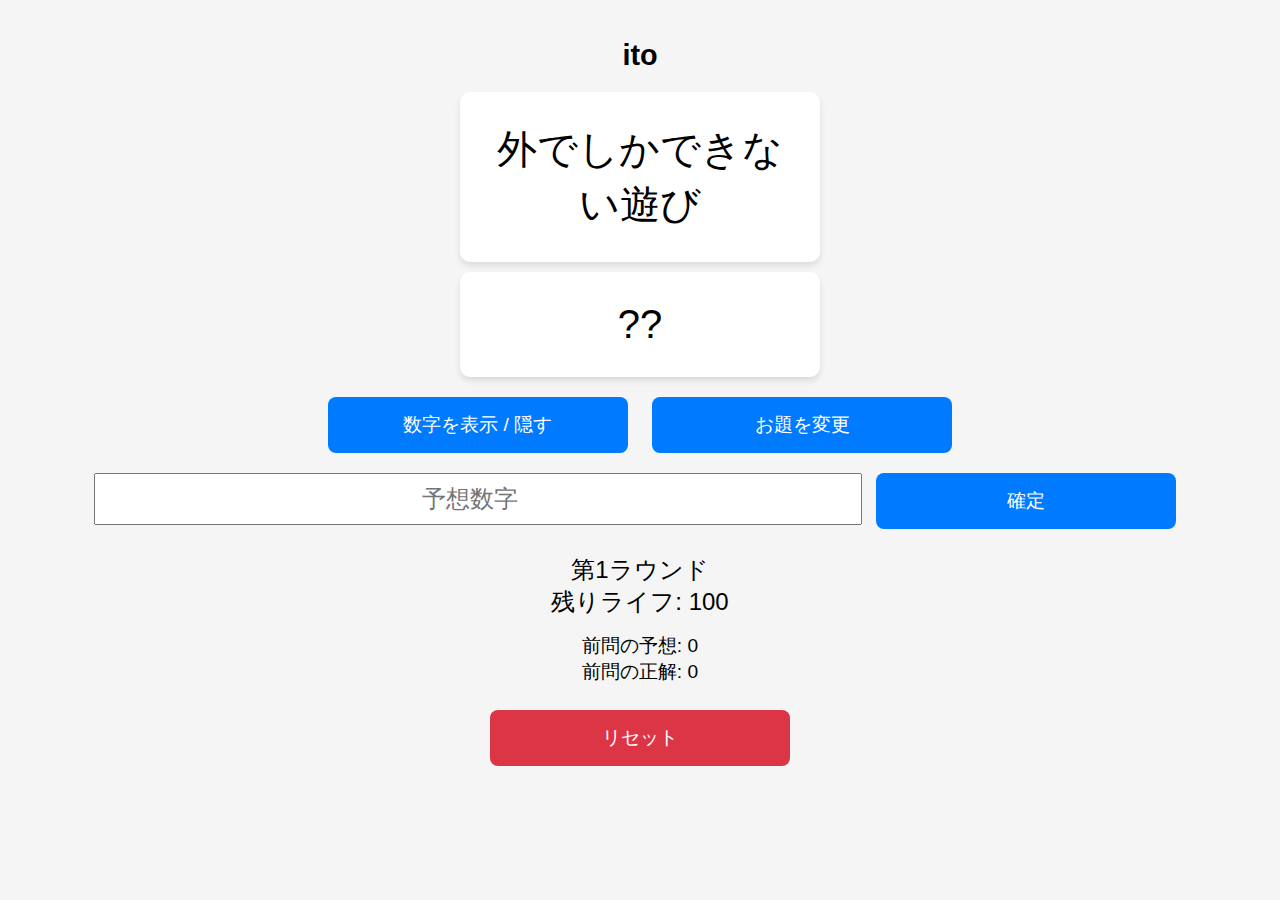
<file: index.html>
<!DOCTYPE html>
<html lang="ja">
<head>
<meta charset="UTF-8">
<meta name="viewport" content="width=device-width, initial-scale=1.0">
<title>ito</title>
<style>
    body {
        font-family: sans-serif;
        text-align: center;
        background: #f5f5f5;
        margin: 0;
        padding: 20px;
    }
    h1 {
        font-size: 1.8rem;
        margin-bottom: 20px;
    }
    .card {
        font-size: 2.5rem;
        background: white;
        padding: 30px;
        margin: 10px auto;
        width: 80%;
        max-width: 300px;
        border-radius: 10px;
        box-shadow: 0 4px 6px rgba(0,0,0,0.1);
    }
    button {
        font-size: 1.2rem;
        padding: 15px 25px;
        margin: 10px;
        border: none;
        border-radius: 8px;
        background: #007bff;
        color: white;
        cursor: pointer;
        width: 80%;
        max-width: 300px;
    }
    button:active {
        background: #0056b3;
    }
    input[type="number"] {
        font-size: 1.5rem;
        padding: 10px;
        width: 60%;
        margin-top: 10px;
        text-align: center;
    }
    .info {
        font-size: 1.5rem;
        margin: 15px 0;
    }
    .pre {
        font-size: 1.2rem;
        margin: 15px 0;
    }
</style>
</head>
<body>

<h1>ito</h1>

<div class="card" id="topic">読み込み中...</div>
<div class="card" id="number">??</div>

<button id="toggleNumber">数字を表示 / 隠す</button>
<button id="changeTopic">お題を変更</button>

<div>
    <input type="number" id="guess" placeholder="予想数字" min="0" max="100">
    <button id="submitGuess">確定</button>
</div>

<div class="info">
    <div>第<span id="round">1</span>ラウンド</div>
    <div>残りライフ: <span id="score">100</span></div>
</div>

<div class="pre">
    <div>前問の予想: <span id="preAnswer">0</span></div>
    <div>前問の正解: <span id="preNumber">0</span></div> 
</div>

<button id="resetGame" style="background:#dc3545;">リセット</button>

<script>
let topics = [];
let currentNumber = 0;
let preNumber = 0;
let preAnswer = 0;
let isNumberHidden = true;
let round = 1;
let score = 100;

// JSONからお題読み込み
fetch("topics.json")
    .then(res => res.json())
    .then(data => {
        topics = data;
        setNewTopicAndNumber();
    });

function setNewTopicAndNumber() {
    const randomTopic = topics[Math.floor(Math.random() * topics.length)];
    currentNumber = Math.floor(Math.random() * 101);
    document.getElementById("topic").textContent = randomTopic;
    isNumberHidden = true;
    updateNumberDisplay();
}

function updateNumberDisplay() {
    document.getElementById("number").textContent = isNumberHidden ? "??" : currentNumber;
}

// 数字カードの裏表切り替え
document.getElementById("toggleNumber").addEventListener("click", () => {
    isNumberHidden = !isNumberHidden;
    updateNumberDisplay();
});

// お題変更ボタン
document.getElementById("changeTopic").addEventListener("click", () => {
    setNewTopicAndNumber();
});

// 確定ボタン
document.getElementById("submitGuess").addEventListener("click", () => {
    const guessValue = parseInt(document.getElementById("guess").value, 10);
    if (isNaN(guessValue) || guessValue < 0 || guessValue > 100) {
        alert("0〜100の数字を入力してください");
        return;
    }
    const diff = Math.abs(currentNumber - guessValue);
    score -= diff;
    if (score < 0) score = 0;
    round++;
    preAnswer = guessValue;
    preNumber = currentNumber;
    document.getElementById("round").textContent = round;
    document.getElementById("score").textContent = score;
    document.getElementById("preAnswer").textContent = preAnswer;
    document.getElementById("preNumber").textContent = preNumber;
    document.getElementById("guess").value = "";
    setNewTopicAndNumber();
});

// リセットボタン
document.getElementById("resetGame").addEventListener("click", () => {
    round = 1;
    score = 100;
    preAnswer = 0;
    preNumber = 0;
    document.getElementById("round").textContent = round;
    document.getElementById("score").textContent = score;
    document.getElementById("preAnswer").textContent = preAnswer;
    document.getElementById("preNumber").textContent = preNumber;
    setNewTopicAndNumber();
});
</script>

</body>
</html>
</file>
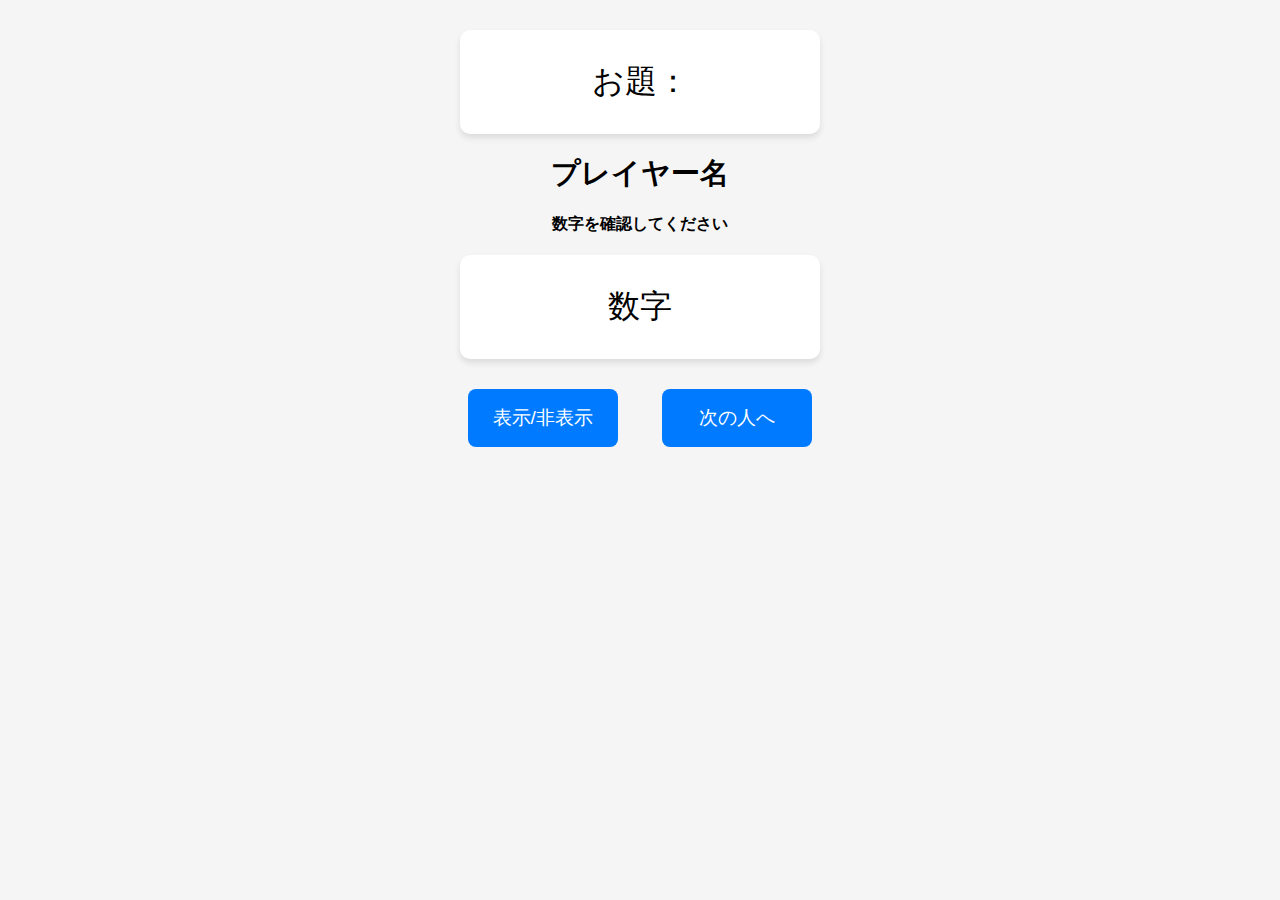
<file: assign_number.html>
<!DOCTYPE html>
<html lang="ja">
<head>
    <meta charset="UTF-8">
    <meta name="viewport" content="width=device-width, initial-scale=1.0">
    <title>assign_number</title>
    <link rel="stylesheet" href="./style.css">
</head>
<body>
    <div class="card" id="topic">お題：</div>
    <h1 id="player">プレイヤー名</h1>
    <h2>数字を確認してください</h2>
    <div class="card" id="number">数字</div>
    <button id="showHide">表示/非表示</button>
    <button id="nextPlayer">次の人へ</button>

<script>
    let topic = localStorage.getItem("topic");
    let players = JSON.parse(localStorage.getItem("players"));
    let everyNumber = new Array(players.length);
    let numberHidden = true;

    let index = 0;
    function generateRondomNumber(){
        let number;
        do{
            number = Math.floor(Math.random()*101);
        } while(everyNumber.includes(number));
        return number;
    }

    function updateNumberDisplay(number) {
        document.getElementById("number").textContent = numberHidden ? "??" : number;
    }

    function showPlayer(){
        if(index >= players.length){
            //全員おわったら次の画面へ遷移
            saveNumbers();
            location.href = "discussion.html";
            return;
        }
        
        document.getElementById("topic").textContent = "お題：" + topic;    //お題を表示
        document.getElementById("player").textContent = players[index] + "さん";    //プレイヤー名を表示

        if(!everyNumber[index]) {
            everyNumber[index] = generateRondomNumber();
        }

        updateNumberDisplay(everyNumber[index]);
    }

    function saveNumbers(){
        localStorage.setItem("numbers", JSON.stringify(everyNumber));
    }

    //初期表示
    showPlayer();

    //表示・非表示ボタンを押したら
    document.getElementById("showHide").addEventListener("click", () => {
        numberHidden = !numberHidden;
        updateNumberDisplay(everyNumber[index]);
    });

    //次の人へボタンを押したら
    document.getElementById("nextPlayer").addEventListener("click", () => {
        index++;
        numberHidden = true;
        if(index === players.length -1){
            document.getElementById("nextPlayer").textContent = "議論開始";
        }
        showPlayer();
    });
    
</script>
</body>
</html>
</file>
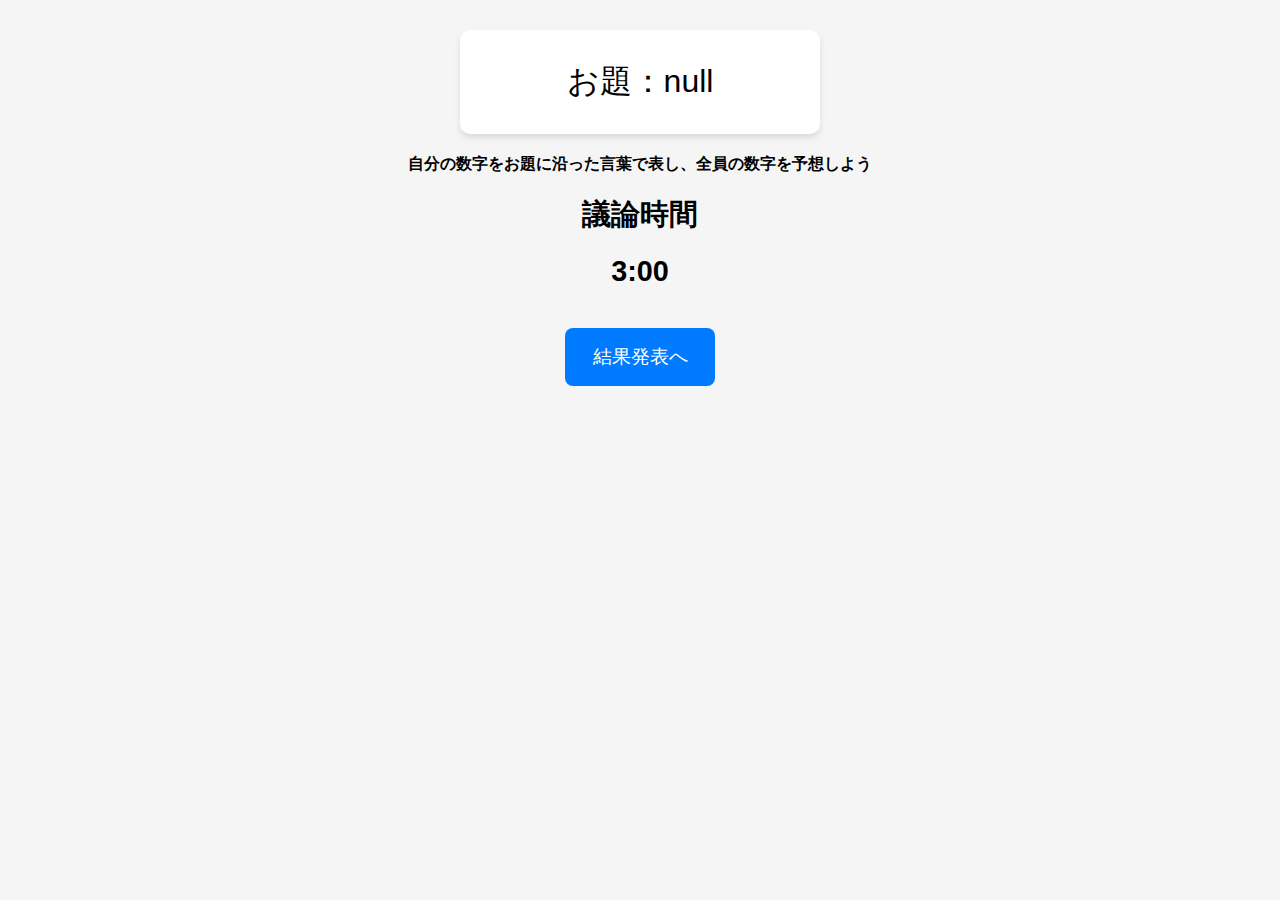
<file: discussion.html>
<!DOCTYPE html>
<html lang="ja">
<head>
    <meta charset="UTF-8">
    <meta name="viewport" content="width=device-width, initial-scale=1.0">
    <title>Discussion</title>
    <link rel="stylesheet" href="./style.css">
</head>
<body>
    <div class="card" id="topic">お題</div>
    <h2>自分の数字をお題に沿った言葉で表し、全員の数字を予想しよう</h2>
    <h1>議論時間</h1>
    <h1 id="timer">3:00</h1>
    <button id="finishDiscussion">結果発表へ</button>

<script>
    const topic = localStorage.getItem("topic");

    document.getElementById("topic").textContent = "お題：" + topic;

    document.getElementById("finishDiscussion").addEventListener("click" , () => {
        location.href = "result.html";
    });


</script>
</body>
</html>
</file>
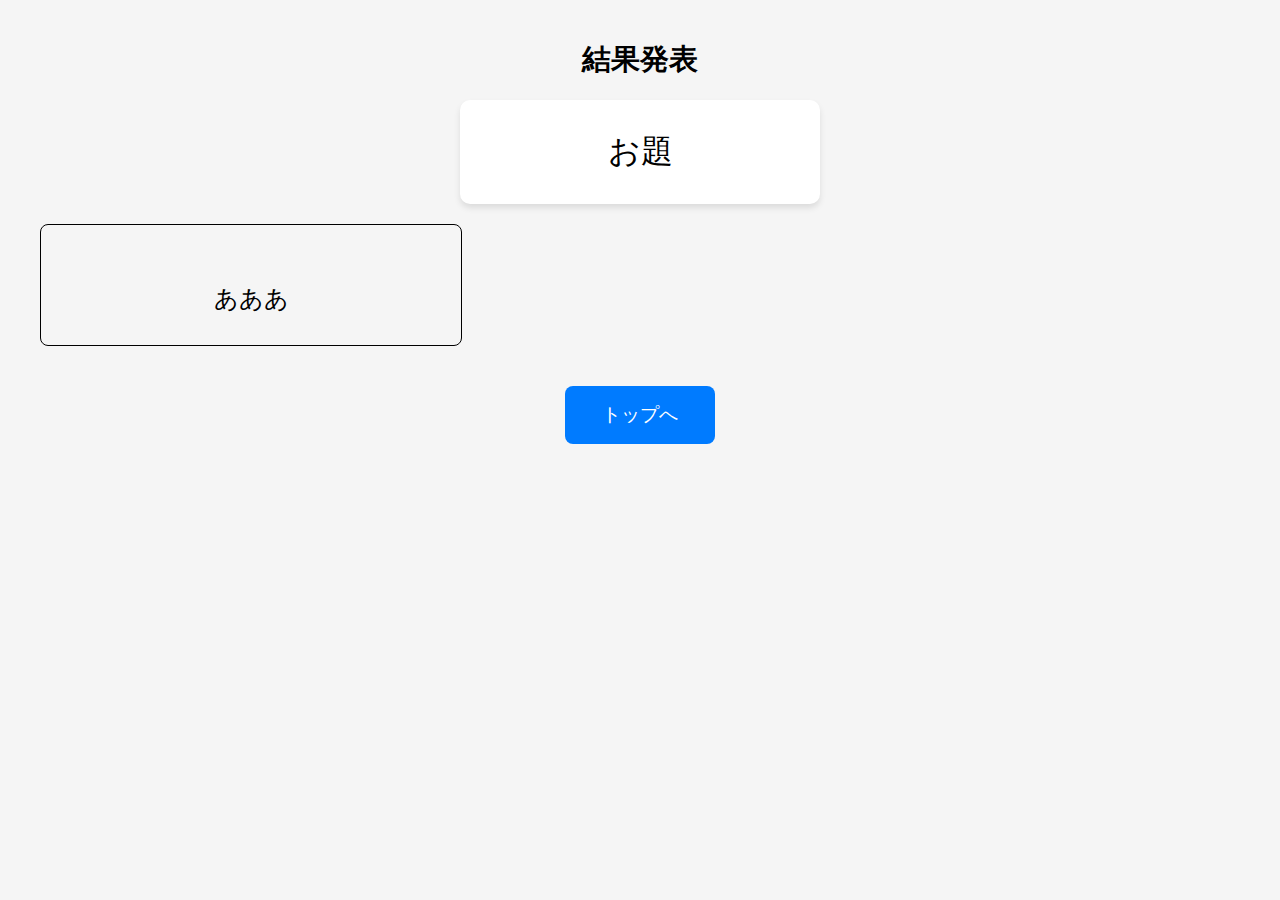
<file: result.html>
<!DOCTYPE html>
<html lang="ja">
<head>
    <meta charset="UTF-8">
    <meta name="viewport" content="width=device-width, initial-scale=1.0">
    <title>Result</title>
    <link rel="stylesheet" href="./style.css">
</head>
<body>
    <h1>結果発表</h1>
    <div class="card" id="topic">お題</div>

    <div class="box" id="resultList">
        あああ
    </div>

    <button id="returnTop">トップへ</button>

<script>
    const topic = localStorage.getItem("topic");
    const players = JSON.parse(localStorage.getItem("players"));
    const numbers = JSON.parse(localStorage.getItem("numbers"));
    let resultList = "";

    let index = 0;
    while(index < players.length){
        resultList = resultList + players[index] + "：" + numbers[index] + "\n";
        index++;
    }
    console.log(resultList);
    document.getElementById("topic").textContent = topic;
    document.getElementById("resultList").textContent = resultList;
    document.getElementById("returnTop").addEventListener("click", () => {
        location.href = "index.html";
    })

</script>

</body>
</html>
</file>
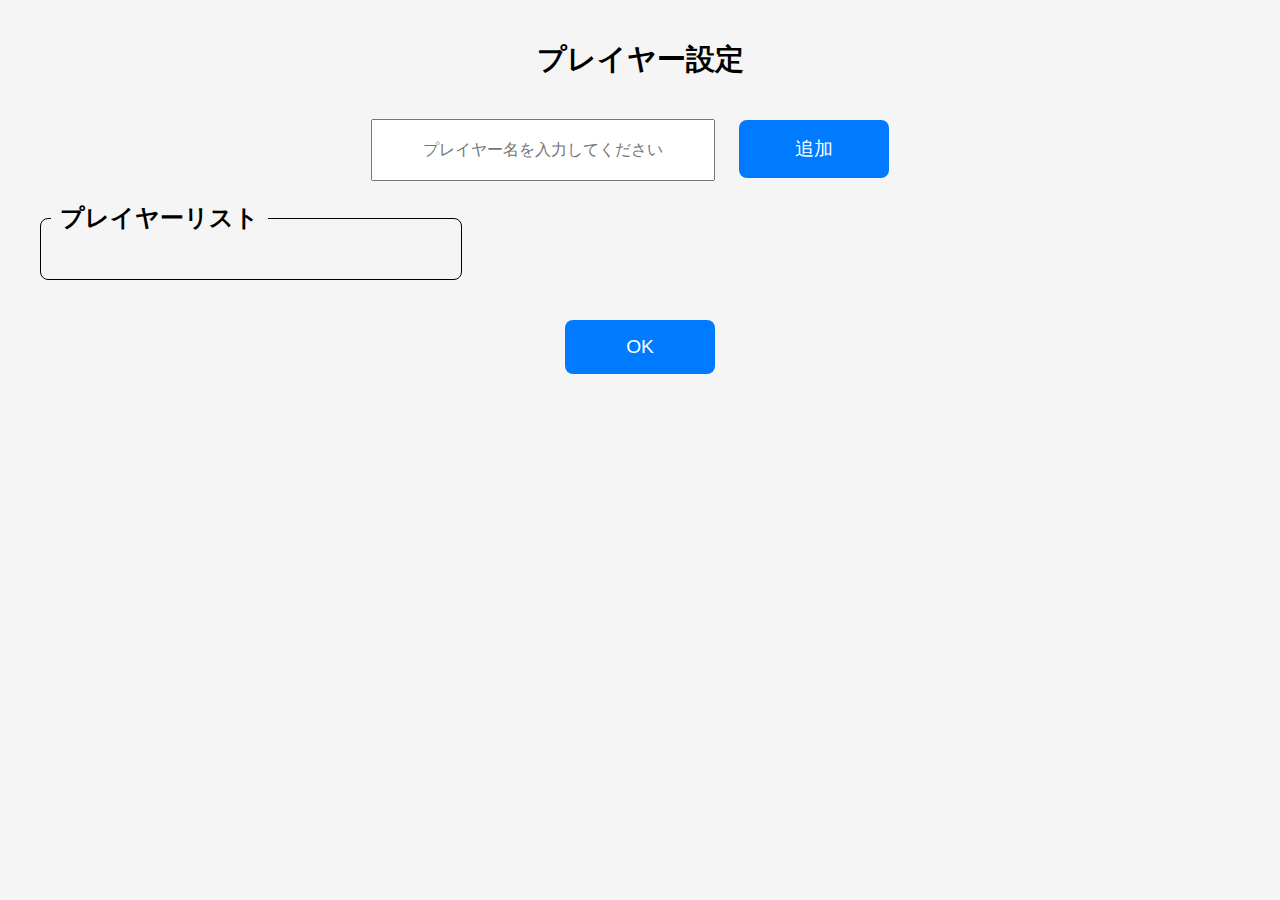
<file: setting.html>
<!DOCTYPE html>
<html lang="ja">
<head>
    <meta charset="UTF-8">
    <meta name="viewport" content="width=device-width, initial-scale=1.0">
    <title>setting</title>
    <link rel="stylesheet" href="./style.css">
</head>
<body>
    <h1>プレイヤー設定</h1>
    <div>
        <input type="text" id="inputPlayer" placeholder="プレイヤー名を入力してください">
        <button id="addPlayer">追加</button>
    </div>

    <div class="box">
        <span class="boxTitle">プレイヤーリスト</span>
        <div id="playerList">　</div>
    </div>

    <button id="completeSetting">OK</button>


<script>

    let players = JSON.parse(localStorage.getItem("players") || "[]"); //ローカルストレージにあれば読み込み、無ければ空配列
    renderPlayers();

    function renderPlayers(){
        const container = document.getElementById("playerList");
        container.innerHTML = "";

        players.forEach((name, index) => {
            //プレイヤー名要素追加
            const playerDiv = document.createElement("div");
            playerDiv.classList.add("playerName");
            playerDiv.textContent = name;

            //削除ボタン追加
            const delButton = document.createElement("button");
            delButton.textContent = "×";
            delButton.classList.add("deletePlayerButton");
            delButton.addEventListener("click", () => {
                players.splice(index, 1);
                renderPlayers();
            });

            playerDiv.appendChild(delButton);
            container.appendChild(playerDiv);
        });
    }

    //プレイヤー名入力
    document.getElementById("addPlayer").addEventListener("click", () => {
        const inputValue = document.getElementById("inputPlayer").value;
        if(inputValue.trim() !== ""){
            players.push(inputValue);
            document.getElementById("inputPlayer").value = "";
            renderPlayers();
        }else{
            alert("プレイヤー名を入力してください")
        };
    });

    function savePlayers(){
        localStorage.setItem("players", JSON.stringify(players));
    };

    //トップ画面へ遷移
    document.getElementById("completeSetting").addEventListener("click", () => {
        savePlayers();
        location.href = "index.html";
    });

</script>
</body>
</html>
</file>
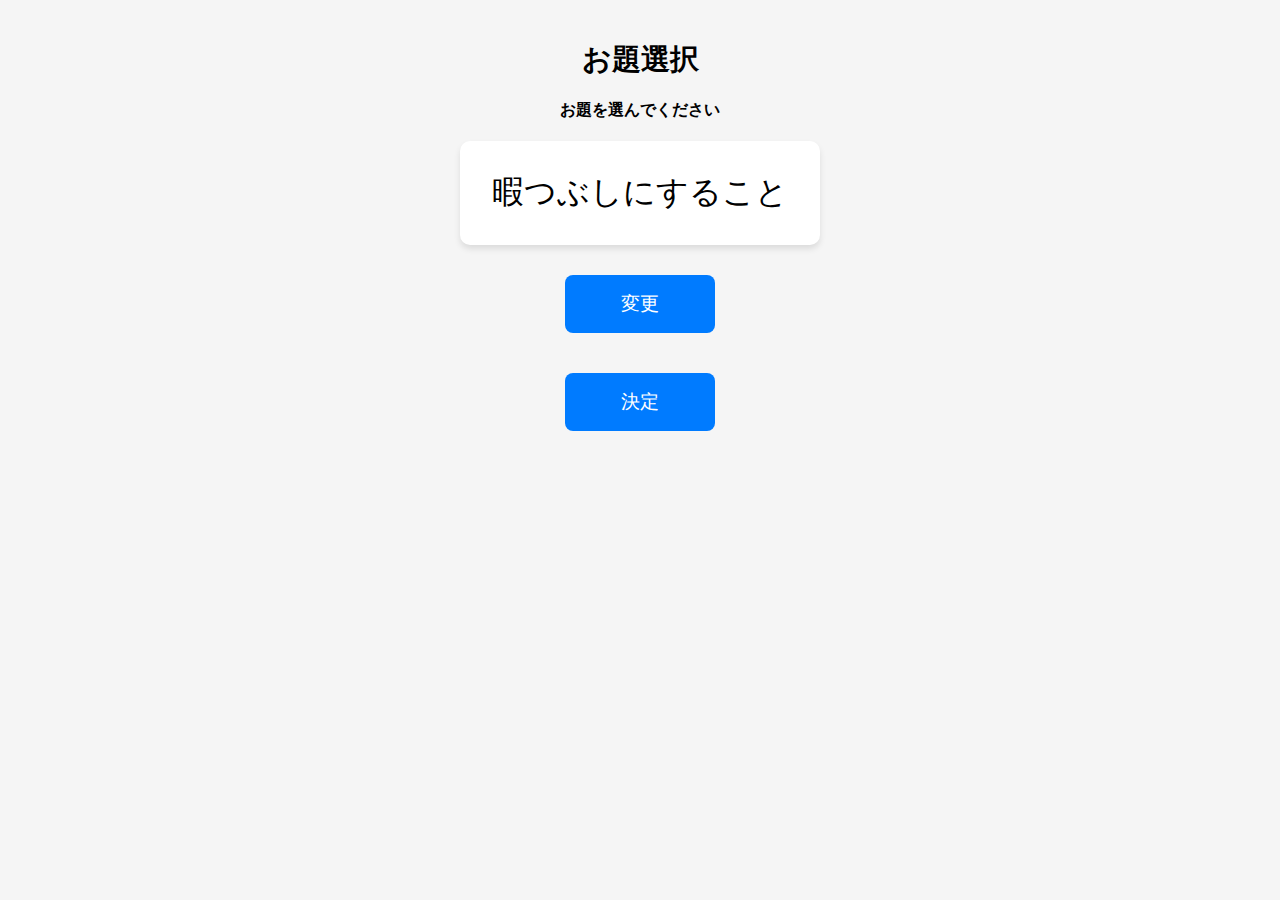
<file: topic_select.html>
<!DOCTYPE html>
<html lang="ja">
<head>
    <meta charset="UTF-8">
    <meta name="viewport" content="width=device-width, initial-scale=1.0">
    <title>topic_select</title>
    <link rel="stylesheet" href="./style.css">
</head>
<body>
    <h1>お題選択</h1>
    <h2>お題を選んでください</h2>
    <div class="card" id="topic">　</div>
    <button id="changeTopic">変更</button><br>
    <button id="decideTopic">決定</button>

<script>
    let topics = [];
    let randomTopic;

    //topics.jsonからお題を読み出し、topicsに格納、初期お題を表示
    fetch("topics.json")
    .then(res => res.json())
    .then(data => {
        topics = data;
        setNewTopic();
    });

    //お題を更新
    function setNewTopic() {
        randomTopic = topics[Math.floor(Math.random() * topics.length)];
        document.getElementById("topic").textContent = randomTopic;
    };

    //お題を変更
    document.getElementById("changeTopic").addEventListener("click", () => {
        setNewTopic();
    });

    //お題決定、画面遷移
    document.getElementById("decideTopic").addEventListener("click", () => {
        localStorage.setItem("topic", randomTopic);
        location.href = "assign_number.html";
    });

</script>
</body>
</html>
</file>
<file: style.css>
body {
    font-family: sans-serif;
    text-align: center;
    background-color: whitesmoke;
    margin: 0;
    padding: 20px;
}
h1 {
    font-size: 1.8rem;
    margin: 20px;
}
h2 {
    font-size: 1.0rem;
    margin: 20px;
}
button {
    font-size: 1.2rem;
    padding: 16px 20px;
    margin: 20px;
    border: none;
    border-radius: 8px;
    background: #007bff;
    color: white;
    cursor: pointer;
    width: 150px;
}
.card {
    font-size: 2.0rem;
    background: white;
    padding: 30px;
    margin: 10px auto;
    width: 80%;
    max-width: 300px;
    border-radius: 10px;
    box-shadow: 0 4px 6px rgba(0,0,0,0.1);
}
input[type="text"] {
    font-size: 1.0rem;
    padding: 20px;
    width: 300px;
    margin-top: 10px;
    text-align: center;
}
.box {
    position: relative;
    margin: 20px;
    padding: 30px 10px;
    border: solid 1.5px;
    border-radius: 8px;
    max-width: 400px;
}
.box .boxTitle {
    position: absolute;
    display: inline-block;
    top: -13px;
    left: 10px;
    padding: 0 9px;
    line-height: 1;
    font-size: 1.5rem;
    background: whitesmoke;
    font-weight: bold;
}
.playerName {
    font-size: 1.2rem;
}
.deletePlayerButton {
    font-size: 1.2rem;
    padding: 10px;
    margin: 10px;
    border: none;
    border-radius: 10px;
    background-color: red;
    color: white;
    cursor: pointer;
    width: 40px;
    max-width: 50px;
}
#resultList {
    font-size: 1.5rem;
    white-space: pre-line;
}
</file>
